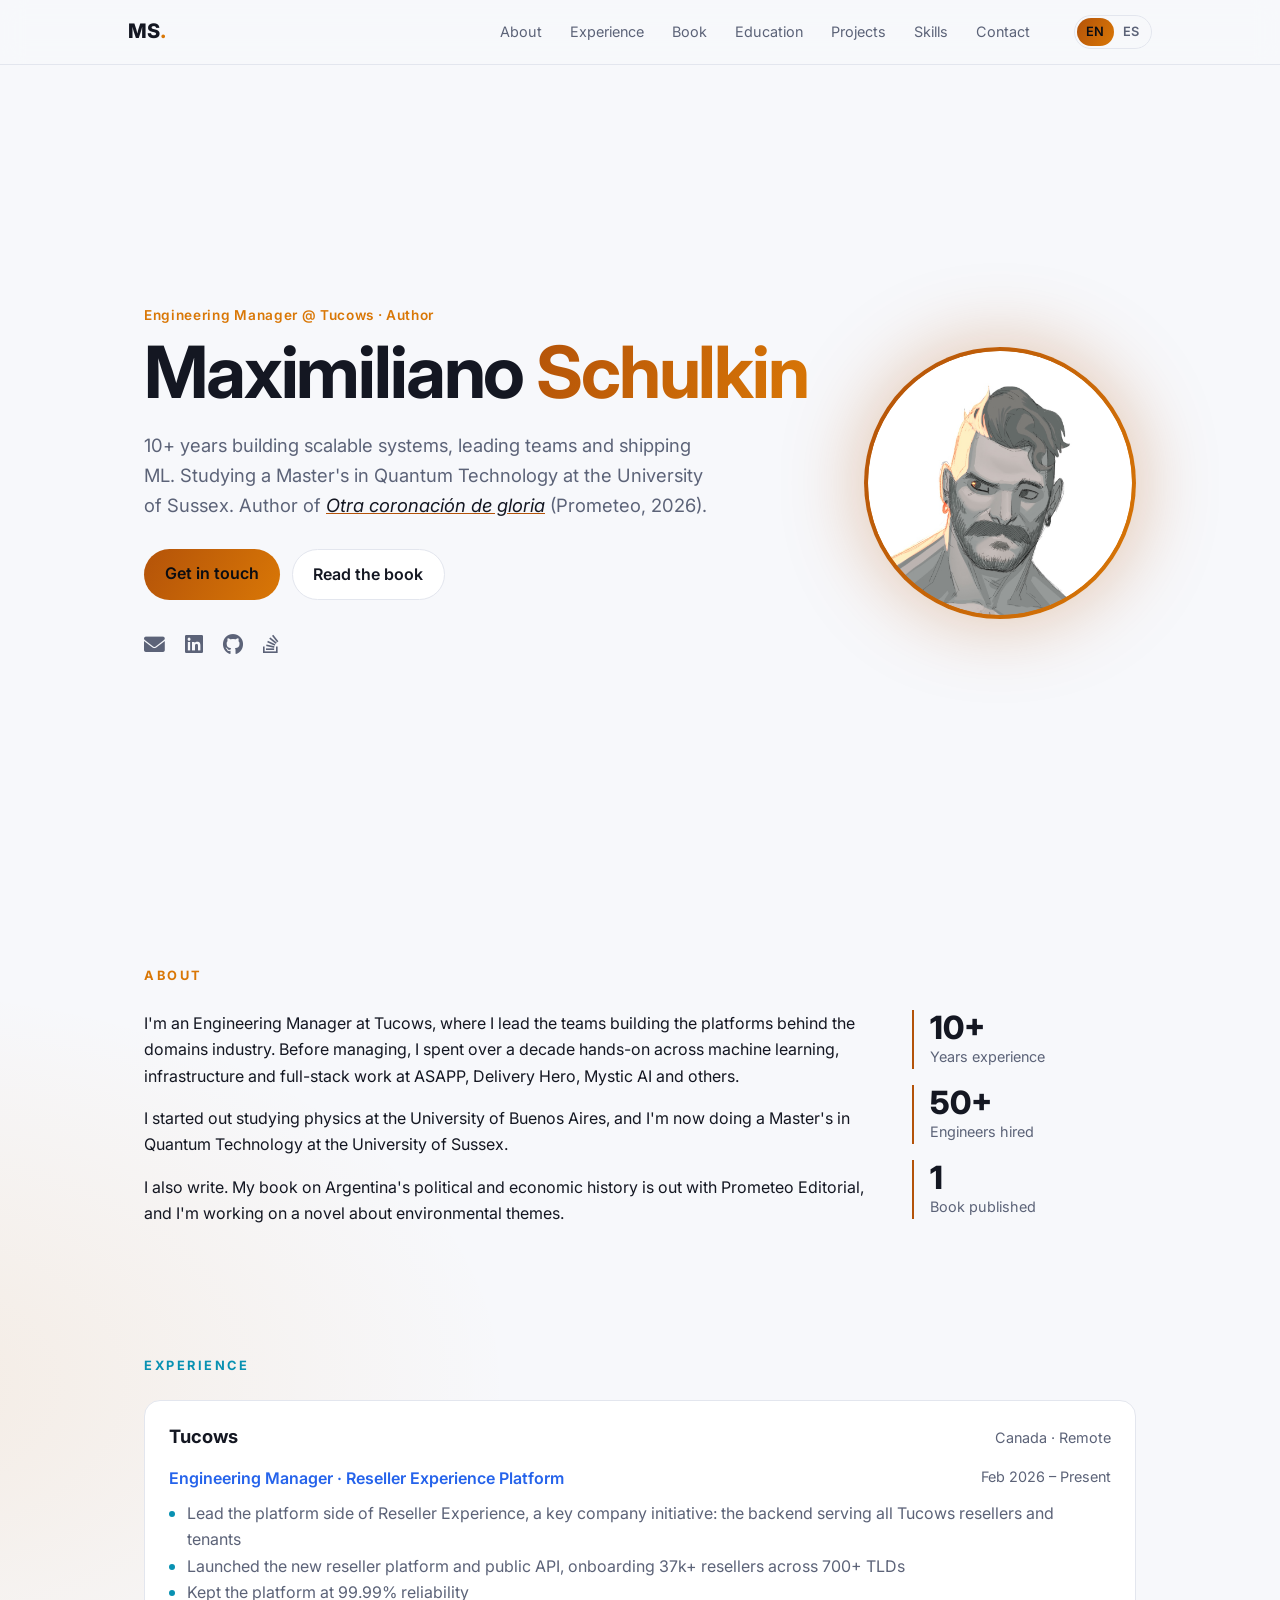
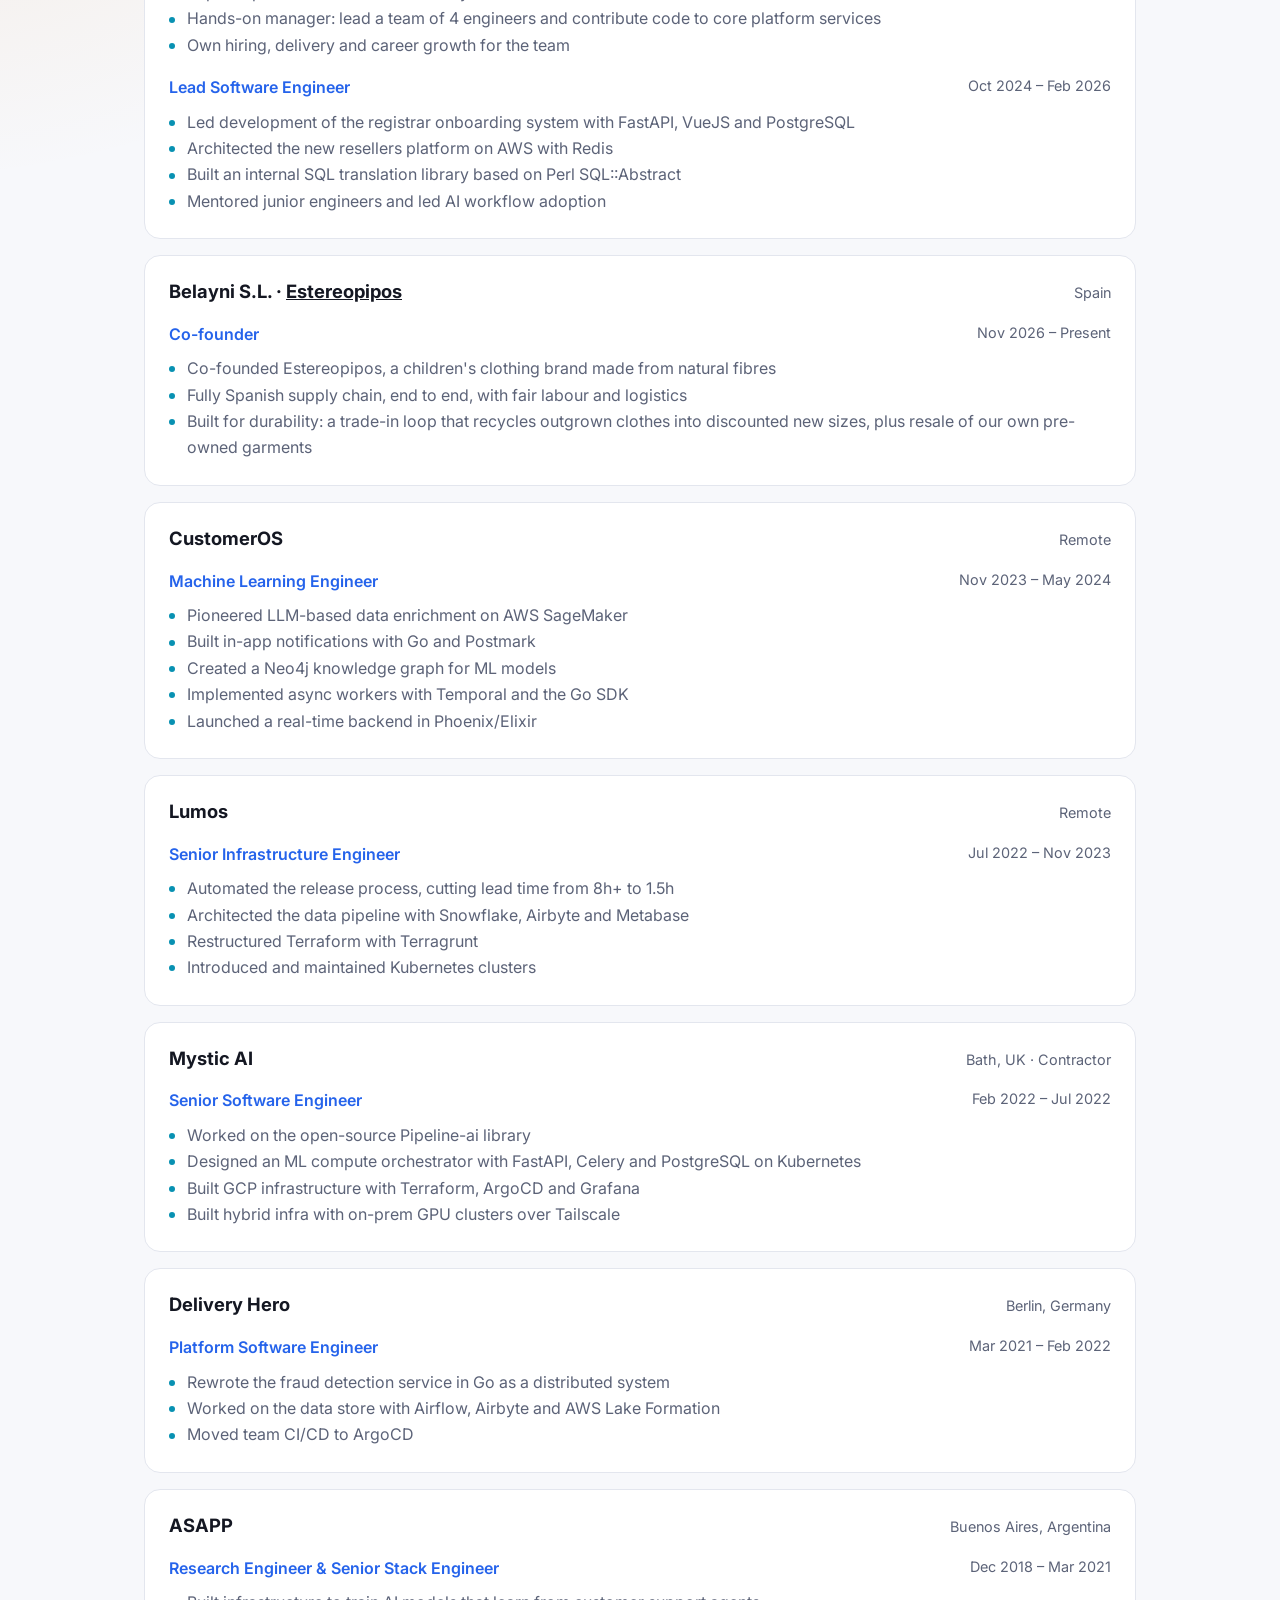
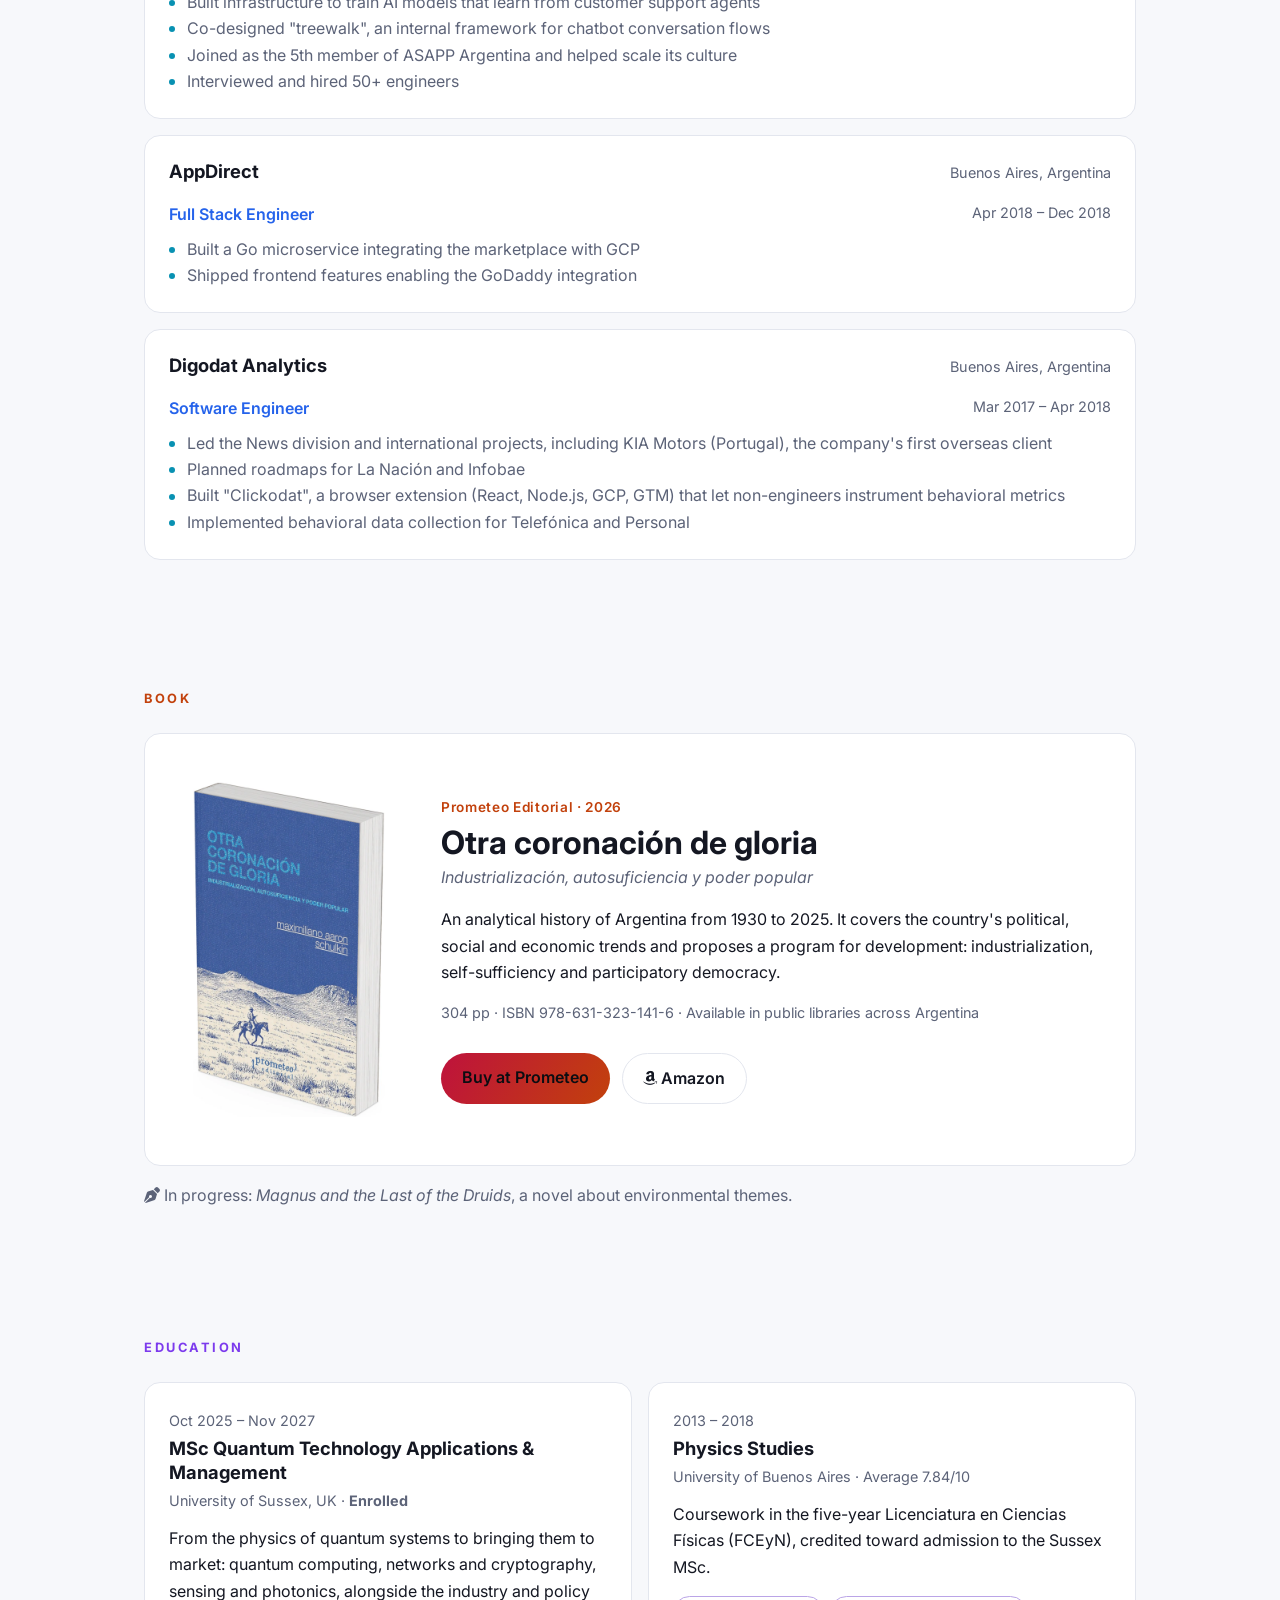
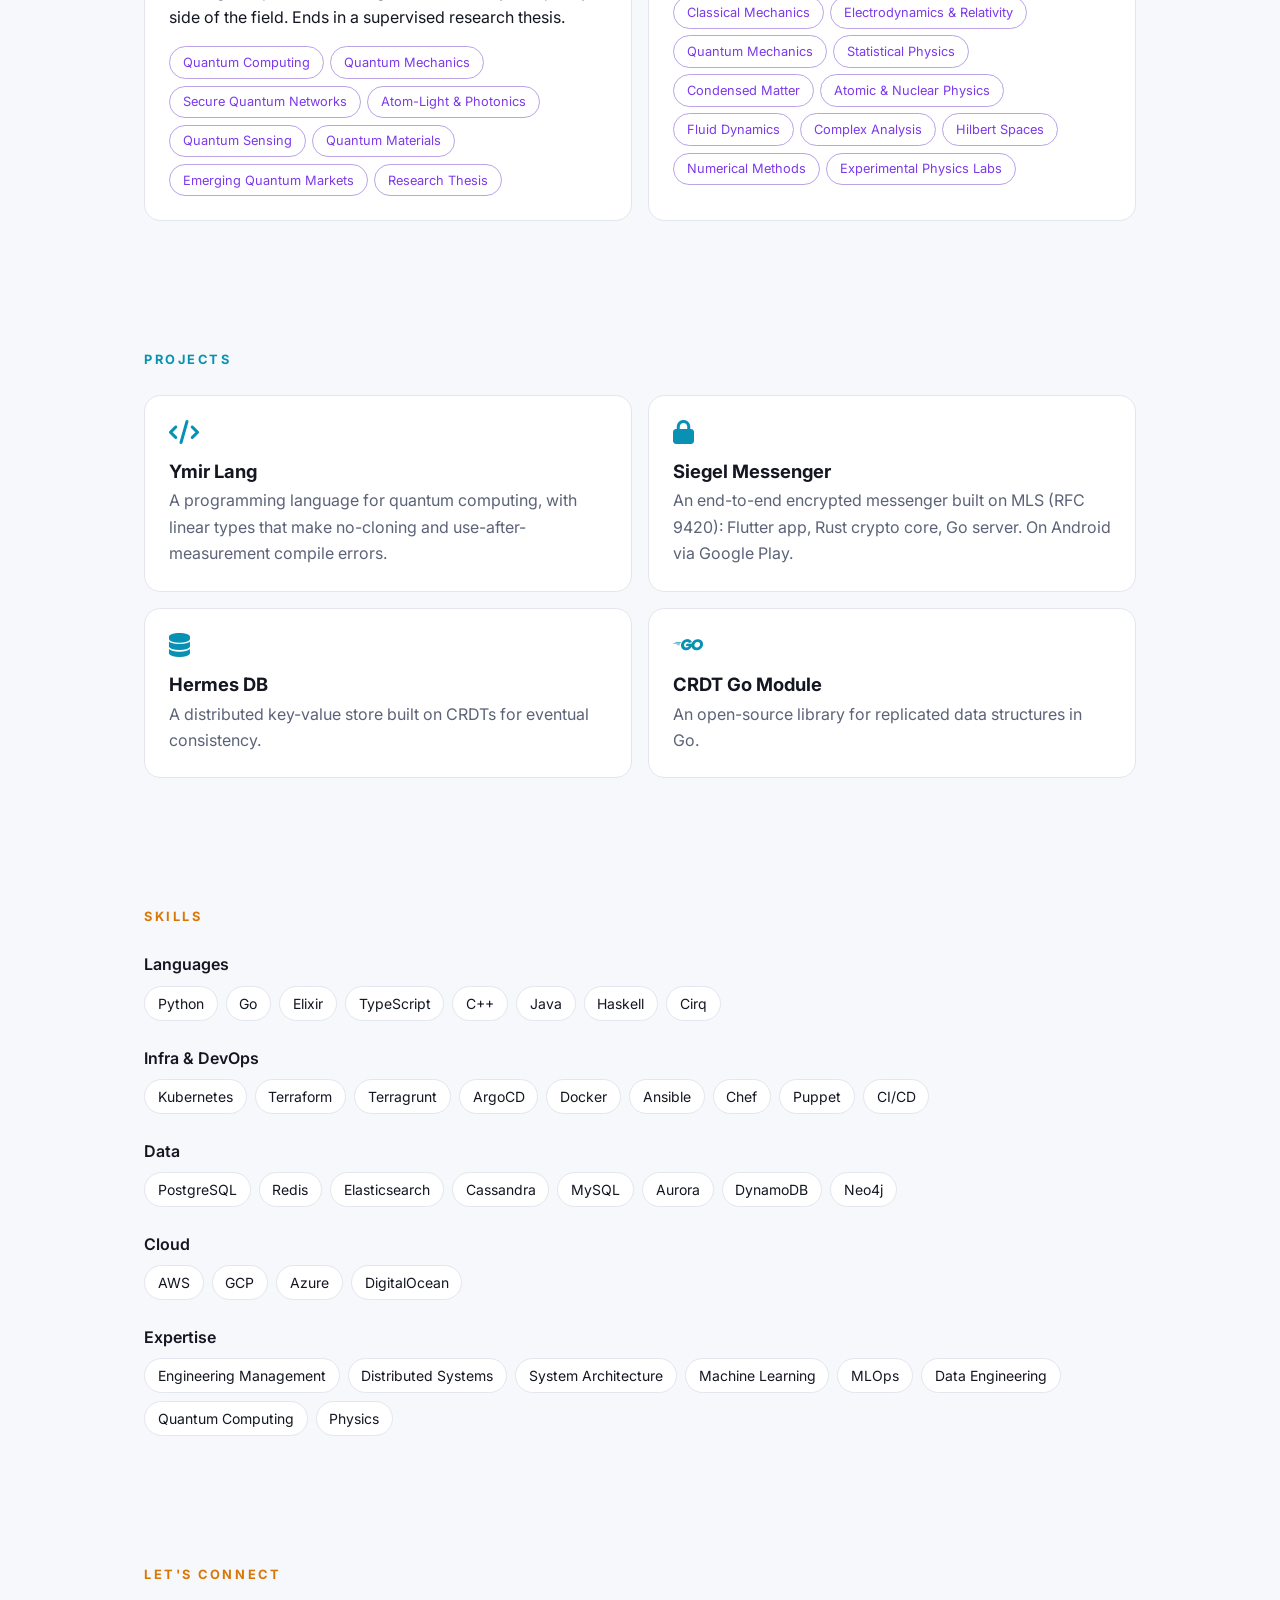
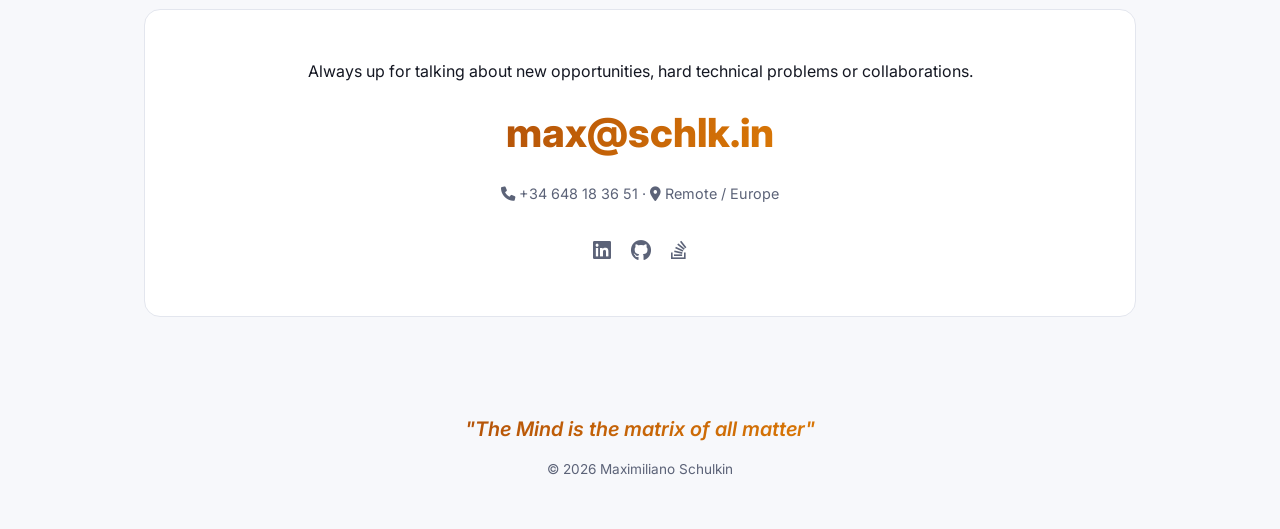
<file: index.html>
<!DOCTYPE html>
<html lang="en">

<head>
    <meta charset="UTF-8">
    <meta name="viewport" content="width=device-width, initial-scale=1.0">
    <title>Maximiliano Schulkin - Engineering Manager</title>
    <meta name="description" content="Maximiliano Schulkin — Engineering Manager at Tucows, author of Otra coronación de gloria.">

    <link rel="icon" type="image/png" sizes="32x32" href="favicon-32x32.png">
    <link rel="icon" type="image/png" sizes="16x16" href="favicon-16x16.png">
    <link rel="apple-touch-icon" sizes="180x180" href="apple-touch-icon.png">
    <meta name="theme-color" content="#0b0d12">

    <link rel="preconnect" href="https://fonts.googleapis.com">
    <link href="https://fonts.googleapis.com/css2?family=Inter:wght@400;500;600;700;800&display=swap" rel="stylesheet">
    <link rel="stylesheet" href="https://cdnjs.cloudflare.com/ajax/libs/font-awesome/6.0.0/css/all.min.css">
    <link rel="stylesheet" href="styles.css">
    <link rel="alternate" hreflang="es" href="https://schlk.in/es/">
</head>

<body>
    <nav class="nav">
        <a href="#top" class="logo">MS<span>.</span></a>
        <ul>
            <li><a href="#about">About</a></li>
            <li><a href="#experience">Experience</a></li>
            <li><a href="#book">Book</a></li>
            <li><a href="#education">Education</a></li>
            <li><a href="#projects">Projects</a></li>
            <li><a href="#skills">Skills</a></li>
            <li><a href="#contact">Contact</a></li>
        </ul>
        <div class="lang"><a aria-current="page">EN</a><a href="es/" hreflang="es" lang="es">ES</a></div>
    </nav>

    <header id="top" class="hero">
        <div class="hero-text">
            <p class="eyebrow">Engineering Manager @ Tucows · Author</p>
            <h1>Maximiliano <span class="grad">Schulkin</span></h1>
            <p class="lead">
                10+ years building scalable systems, leading teams and shipping ML. Studying a Master's in
                Quantum Technology at the University of Sussex. Author of
                <a href="#book"><em>Otra coronación de gloria</em></a> (Prometeo, 2026).
            </p>
            <div class="actions">
                <a href="#contact" class="btn primary">Get in touch</a>
                <a href="#book" class="btn">Read the book</a>
            </div>
            <div class="socials">
                <a href="mailto:max@schlk.in" aria-label="Email"><i class="fas fa-envelope"></i></a>
                <a href="https://linkedin.com/in/max-schulkin" target="_blank" rel="noopener" aria-label="LinkedIn"><i class="fab fa-linkedin"></i></a>
                <a href="https://github.com/bjornaer" target="_blank" rel="noopener" aria-label="GitHub"><i class="fab fa-github"></i></a>
                <a href="https://stackoverflow.com/users/14751969/bjornaer" target="_blank" rel="noopener" aria-label="Stack Overflow"><i class="fab fa-stack-overflow"></i></a>
            </div>
        </div>
        <img src="avatar.png" alt="Maximiliano Schulkin" class="avatar">
    </header>

    <main>
        <section id="about">
            <h2>About</h2>
            <div class="about">
                <div>
                    <p>I'm an Engineering Manager at Tucows, where I lead the teams building the platforms
                        behind the domains industry. Before managing, I spent over a decade hands-on across machine
                        learning, infrastructure and full-stack work at ASAPP, Delivery Hero, Mystic AI and others.</p>
                    <p>I started out studying physics at the University of Buenos Aires, and I'm now doing a
                        Master's in Quantum Technology at the University of Sussex.</p>
                    <p>I also write. My book on Argentina's political and economic history is out with Prometeo
                        Editorial, and I'm working on a novel about environmental themes.</p>
                </div>
                <dl class="stats">
                    <div><dt>10+</dt><dd>Years experience</dd></div>
                    <div><dt>50+</dt><dd>Engineers hired</dd></div>
                    <div><dt>1</dt><dd>Book published</dd></div>
                </dl>
            </div>
        </section>

        <section id="experience">
            <h2>Experience</h2>
            <ol class="timeline">
                <li class="card">
                    <header><h3>Tucows</h3><span>Canada · Remote</span></header>
                    <div class="role">
                        <h4>Engineering Manager · Reseller Experience Platform</h4><time>Feb 2026 – Present</time>
                    </div>
                    <ul>
                        <li>Lead the platform side of Reseller Experience, a key company initiative: the backend serving all Tucows resellers and tenants</li>
                        <li>Launched the new reseller platform and public API, onboarding 37k+ resellers across 700+ TLDs</li>
                        <li>Kept the platform at 99.99% reliability</li>
                        <li>Hands-on manager: lead a team of 4 engineers and contribute code to core platform services</li>
                        <li>Own hiring, delivery and career growth for the team</li>
                    </ul>
                    <div class="role">
                        <h4>Lead Software Engineer</h4><time>Oct 2024 – Feb 2026</time>
                    </div>
                    <ul>
                        <li>Led development of the registrar onboarding system with FastAPI, VueJS and PostgreSQL</li>
                        <li>Architected the new resellers platform on AWS with Redis</li>
                        <li>Built an internal SQL translation library based on Perl SQL::Abstract</li>
                        <li>Mentored junior engineers and led AI workflow adoption</li>
                    </ul>
                </li>

                <li class="card">
                    <header><h3>Belayni S.L. · <a href="https://estereopipos.com" target="_blank" rel="noopener">Estereopipos</a></h3><span>Spain</span></header>
                    <div class="role"><h4>Co-founder</h4><time>Nov 2026 – Present</time></div>
                    <ul>
                        <li>Co-founded Estereopipos, a children's clothing brand made from natural fibres</li>
                        <li>Fully Spanish supply chain, end to end, with fair labour and logistics</li>
                        <li>Built for durability: a trade-in loop that recycles outgrown clothes into discounted new sizes, plus resale of our own pre-owned garments</li>
                    </ul>
                </li>

                <li class="card">
                    <header><h3>CustomerOS</h3><span>Remote</span></header>
                    <div class="role"><h4>Machine Learning Engineer</h4><time>Nov 2023 – May 2024</time></div>
                    <ul>
                        <li>Pioneered LLM-based data enrichment on AWS SageMaker</li>
                        <li>Built in-app notifications with Go and Postmark</li>
                        <li>Created a Neo4j knowledge graph for ML models</li>
                        <li>Implemented async workers with Temporal and the Go SDK</li>
                        <li>Launched a real-time backend in Phoenix/Elixir</li>
                    </ul>
                </li>

                <li class="card">
                    <header><h3>Lumos</h3><span>Remote</span></header>
                    <div class="role"><h4>Senior Infrastructure Engineer</h4><time>Jul 2022 – Nov 2023</time></div>
                    <ul>
                        <li>Automated the release process, cutting lead time from 8h+ to 1.5h</li>
                        <li>Architected the data pipeline with Snowflake, Airbyte and Metabase</li>
                        <li>Restructured Terraform with Terragrunt</li>
                        <li>Introduced and maintained Kubernetes clusters</li>
                    </ul>
                </li>

                <li class="card">
                    <header><h3>Mystic AI</h3><span>Bath, UK · Contractor</span></header>
                    <div class="role"><h4>Senior Software Engineer</h4><time>Feb 2022 – Jul 2022</time></div>
                    <ul>
                        <li>Worked on the open-source Pipeline-ai library</li>
                        <li>Designed an ML compute orchestrator with FastAPI, Celery and PostgreSQL on Kubernetes</li>
                        <li>Built GCP infrastructure with Terraform, ArgoCD and Grafana</li>
                        <li>Built hybrid infra with on-prem GPU clusters over Tailscale</li>
                    </ul>
                </li>

                <li class="card">
                    <header><h3>Delivery Hero</h3><span>Berlin, Germany</span></header>
                    <div class="role"><h4>Platform Software Engineer</h4><time>Mar 2021 – Feb 2022</time></div>
                    <ul>
                        <li>Rewrote the fraud detection service in Go as a distributed system</li>
                        <li>Worked on the data store with Airflow, Airbyte and AWS Lake Formation</li>
                        <li>Moved team CI/CD to ArgoCD</li>
                    </ul>
                </li>

                <li class="card">
                    <header><h3>ASAPP</h3><span>Buenos Aires, Argentina</span></header>
                    <div class="role"><h4>Research Engineer &amp; Senior Stack Engineer</h4><time>Dec 2018 – Mar 2021</time></div>
                    <ul>
                        <li>Built infrastructure to train AI models that learn from customer support agents</li>
                        <li>Co-designed "treewalk", an internal framework for chatbot conversation flows</li>
                        <li>Joined as the 5th member of ASAPP Argentina and helped scale its culture</li>
                        <li>Interviewed and hired 50+ engineers</li>
                    </ul>
                </li>

                <li class="card">
                    <header><h3>AppDirect</h3><span>Buenos Aires, Argentina</span></header>
                    <div class="role"><h4>Full Stack Engineer</h4><time>Apr 2018 – Dec 2018</time></div>
                    <ul>
                        <li>Built a Go microservice integrating the marketplace with GCP</li>
                        <li>Shipped frontend features enabling the GoDaddy integration</li>
                    </ul>
                </li>

                <li class="card">
                    <header><h3>Digodat Analytics</h3><span>Buenos Aires, Argentina</span></header>
                    <div class="role"><h4>Software Engineer</h4><time>Mar 2017 – Apr 2018</time></div>
                    <ul>
                        <li>Led the News division and international projects, including KIA Motors (Portugal), the company's first overseas client</li>
                        <li>Planned roadmaps for La Nación and Infobae</li>
                        <li>Built "Clickodat", a browser extension (React, Node.js, GCP, GTM) that let non-engineers instrument behavioral metrics</li>
                        <li>Implemented behavioral data collection for Telefónica and Personal</li>
                    </ul>
                </li>
            </ol>
        </section>

        <section id="book">
            <h2>Book</h2>
            <article class="book card">
                <img src="cover.webp" alt="Cover of Otra coronación de gloria" width="480" height="838">
                <div>
                    <p class="eyebrow">Prometeo Editorial · 2026</p>
                    <h3>Otra coronación de gloria</h3>
                    <p class="subtitle">Industrialización, autosuficiencia y poder popular</p>
                    <p>An analytical history of Argentina from 1930 to 2025. It covers the country's political,
                        social and economic trends and proposes a program for development: industrialization,
                        self-sufficiency and participatory democracy.</p>
                    <p class="meta">304 pp · ISBN 978-631-323-141-6 · Available in public libraries across Argentina</p>
                    <div class="actions">
                        <a href="https://prometeoeditorial.com/productos/otra-coronacion-de-gloria-industrializacion-autosuficiencia-y-poder-popular-maximiliano-aaron-schulkin-1yagr/" class="btn primary" target="_blank" rel="noopener">Buy at Prometeo</a>
                        <!-- ponytail: Amazon search by ISBN, swap for the direct product URL -->
                        <a href="https://www.amazon.com/s?k=9786313231416" class="btn" target="_blank" rel="noopener"><i class="fab fa-amazon"></i> Amazon</a>
                    </div>
                </div>
            </article>
            <p class="aside"><i class="fas fa-pen-nib"></i> In progress: <em>Magnus and the Last of the Druids</em>, a novel about environmental themes.</p>
        </section>

        <section id="education">
            <h2>Education</h2>
            <div class="grid two">
                <div class="card">
                    <time>Oct 2025 – Nov 2027</time>
                    <h3>MSc Quantum Technology Applications &amp; Management</h3>
                    <p class="muted">University of Sussex, UK · <strong>Enrolled</strong></p>
                    <p>From the physics of quantum systems to bringing them to market: quantum computing,
                        networks and cryptography, sensing and photonics, alongside the industry and policy side of
                        the field. Ends in a supervised research thesis.</p>
                    <ul class="tags">
                        <li>Quantum Computing</li><li>Quantum Mechanics</li><li>Secure Quantum Networks</li>
                        <li>Atom-Light &amp; Photonics</li><li>Quantum Sensing</li><li>Quantum Materials</li>
                        <li>Emerging Quantum Markets</li><li>Research Thesis</li>
                    </ul>
                </div>
                <div class="card">
                    <time>2013 – 2018</time>
                    <h3>Physics Studies</h3>
                    <p class="muted">University of Buenos Aires · Average 7.84/10</p>
                    <p>Coursework in the five-year Licenciatura en Ciencias Físicas (FCEyN), credited toward
                        admission to the Sussex MSc.</p>
                    <ul class="tags">
                        <li>Classical Mechanics</li><li>Electrodynamics &amp; Relativity</li><li>Quantum Mechanics</li>
                        <li>Statistical Physics</li><li>Condensed Matter</li><li>Atomic &amp; Nuclear Physics</li>
                        <li>Fluid Dynamics</li><li>Complex Analysis</li><li>Hilbert Spaces</li>
                        <li>Numerical Methods</li><li>Experimental Physics Labs</li>
                    </ul>
                </div>
            </div>
        </section>

        <section id="projects">
            <h2>Projects</h2>
            <div class="grid two">
                <a class="card project" href="https://github.com/bjornaer/ymir" target="_blank" rel="noopener">
                    <i class="fas fa-code"></i>
                    <h3>Ymir Lang</h3>
                    <p>A programming language for quantum computing, with linear types that make no-cloning and use-after-measurement compile errors.</p>
                </a>
                <a class="card project" href="https://github.com/bjornaer/siegel-messenger" target="_blank" rel="noopener">
                    <i class="fas fa-lock"></i>
                    <h3>Siegel Messenger</h3>
                    <p>An end-to-end encrypted messenger built on MLS (RFC 9420): Flutter app, Rust crypto core, Go server. On Android via Google Play.</p>
                </a>
                <a class="card project" href="https://github.com/bjornaer/hermes" target="_blank" rel="noopener">
                    <i class="fas fa-database"></i>
                    <h3>Hermes DB</h3>
                    <p>A distributed key-value store built on CRDTs for eventual consistency.</p>
                </a>
                <a class="card project" href="https://github.com/bjornaer/crdt" target="_blank" rel="noopener">
                    <i class="fab fa-golang"></i>
                    <h3>CRDT Go Module</h3>
                    <p>An open-source library for replicated data structures in Go.</p>
                </a>
            </div>
        </section>

        <section id="skills">
            <h2>Skills</h2>
            <dl class="skills">
                <dt>Languages</dt>
                <dd>Python</dd><dd>Go</dd><dd>Elixir</dd><dd>TypeScript</dd><dd>C++</dd><dd>Java</dd><dd>Haskell</dd><dd>Cirq</dd>
                <dt>Infra &amp; DevOps</dt>
                <dd>Kubernetes</dd><dd>Terraform</dd><dd>Terragrunt</dd><dd>ArgoCD</dd><dd>Docker</dd><dd>Ansible</dd><dd>Chef</dd><dd>Puppet</dd><dd>CI/CD</dd>
                <dt>Data</dt>
                <dd>PostgreSQL</dd><dd>Redis</dd><dd>Elasticsearch</dd><dd>Cassandra</dd><dd>MySQL</dd><dd>Aurora</dd><dd>DynamoDB</dd><dd>Neo4j</dd>
                <dt>Cloud</dt>
                <dd>AWS</dd><dd>GCP</dd><dd>Azure</dd><dd>DigitalOcean</dd>
                <dt>Expertise</dt>
                <dd>Engineering Management</dd><dd>Distributed Systems</dd><dd>System Architecture</dd><dd>Machine Learning</dd><dd>MLOps</dd><dd>Data Engineering</dd><dd>Quantum Computing</dd><dd>Physics</dd>
            </dl>
        </section>

        <section id="contact">
            <h2>Let's connect</h2>
            <div class="card contact">
                <p>Always up for talking about new opportunities, hard technical problems or collaborations.</p>
                <a href="mailto:max@schlk.in" class="email">max@schlk.in</a>
                <p class="muted"><i class="fas fa-phone"></i> +34 648 18 36 51 · <i class="fas fa-location-dot"></i> Remote / Europe</p>
                <div class="socials">
                    <a href="https://linkedin.com/in/max-schulkin" target="_blank" rel="noopener" aria-label="LinkedIn"><i class="fab fa-linkedin"></i></a>
                    <a href="https://github.com/bjornaer" target="_blank" rel="noopener" aria-label="GitHub"><i class="fab fa-github"></i></a>
                    <a href="https://stackoverflow.com/users/14751969/bjornaer" target="_blank" rel="noopener" aria-label="Stack Overflow"><i class="fab fa-stack-overflow"></i></a>
                </div>
            </div>
        </section>
    </main>

    <footer><em class="quote grad">"The Mind is the matrix of all matter"</em>© 2026 Maximiliano Schulkin</footer>
</body>

</html>
</file>
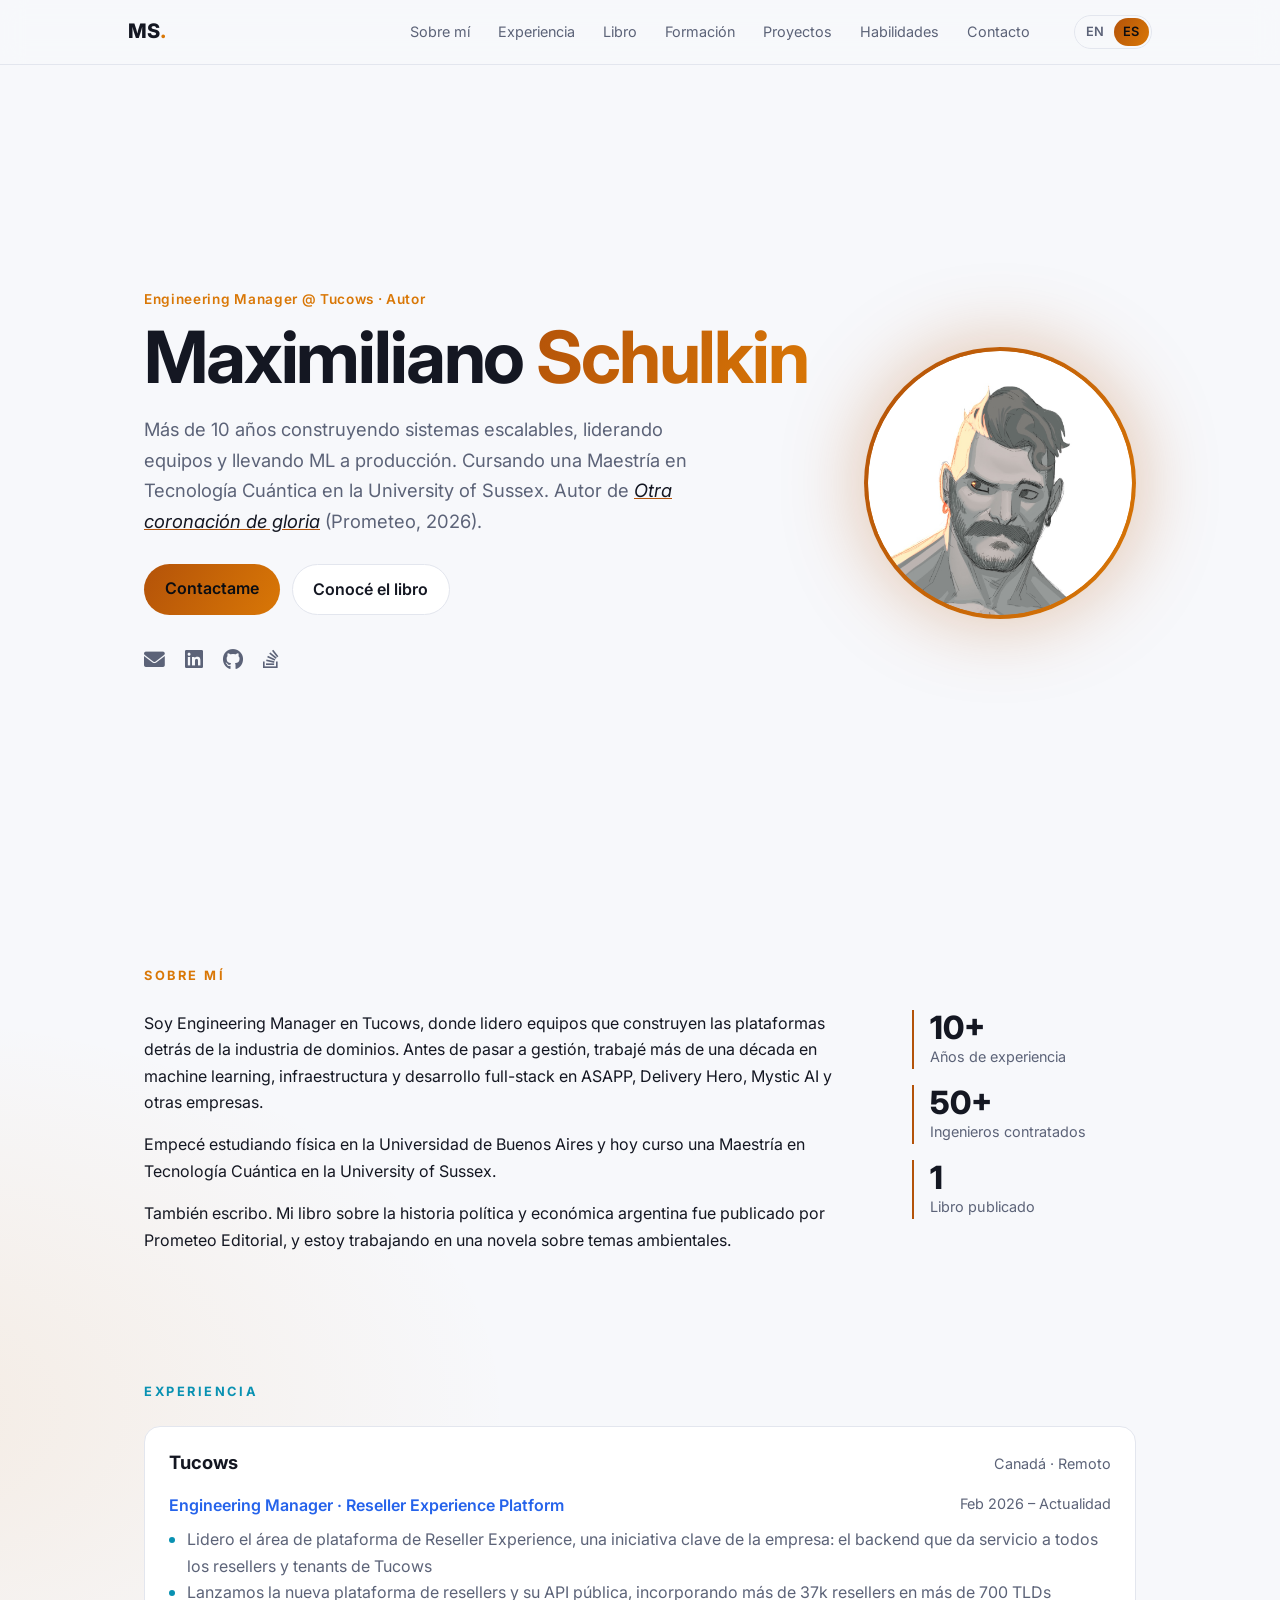
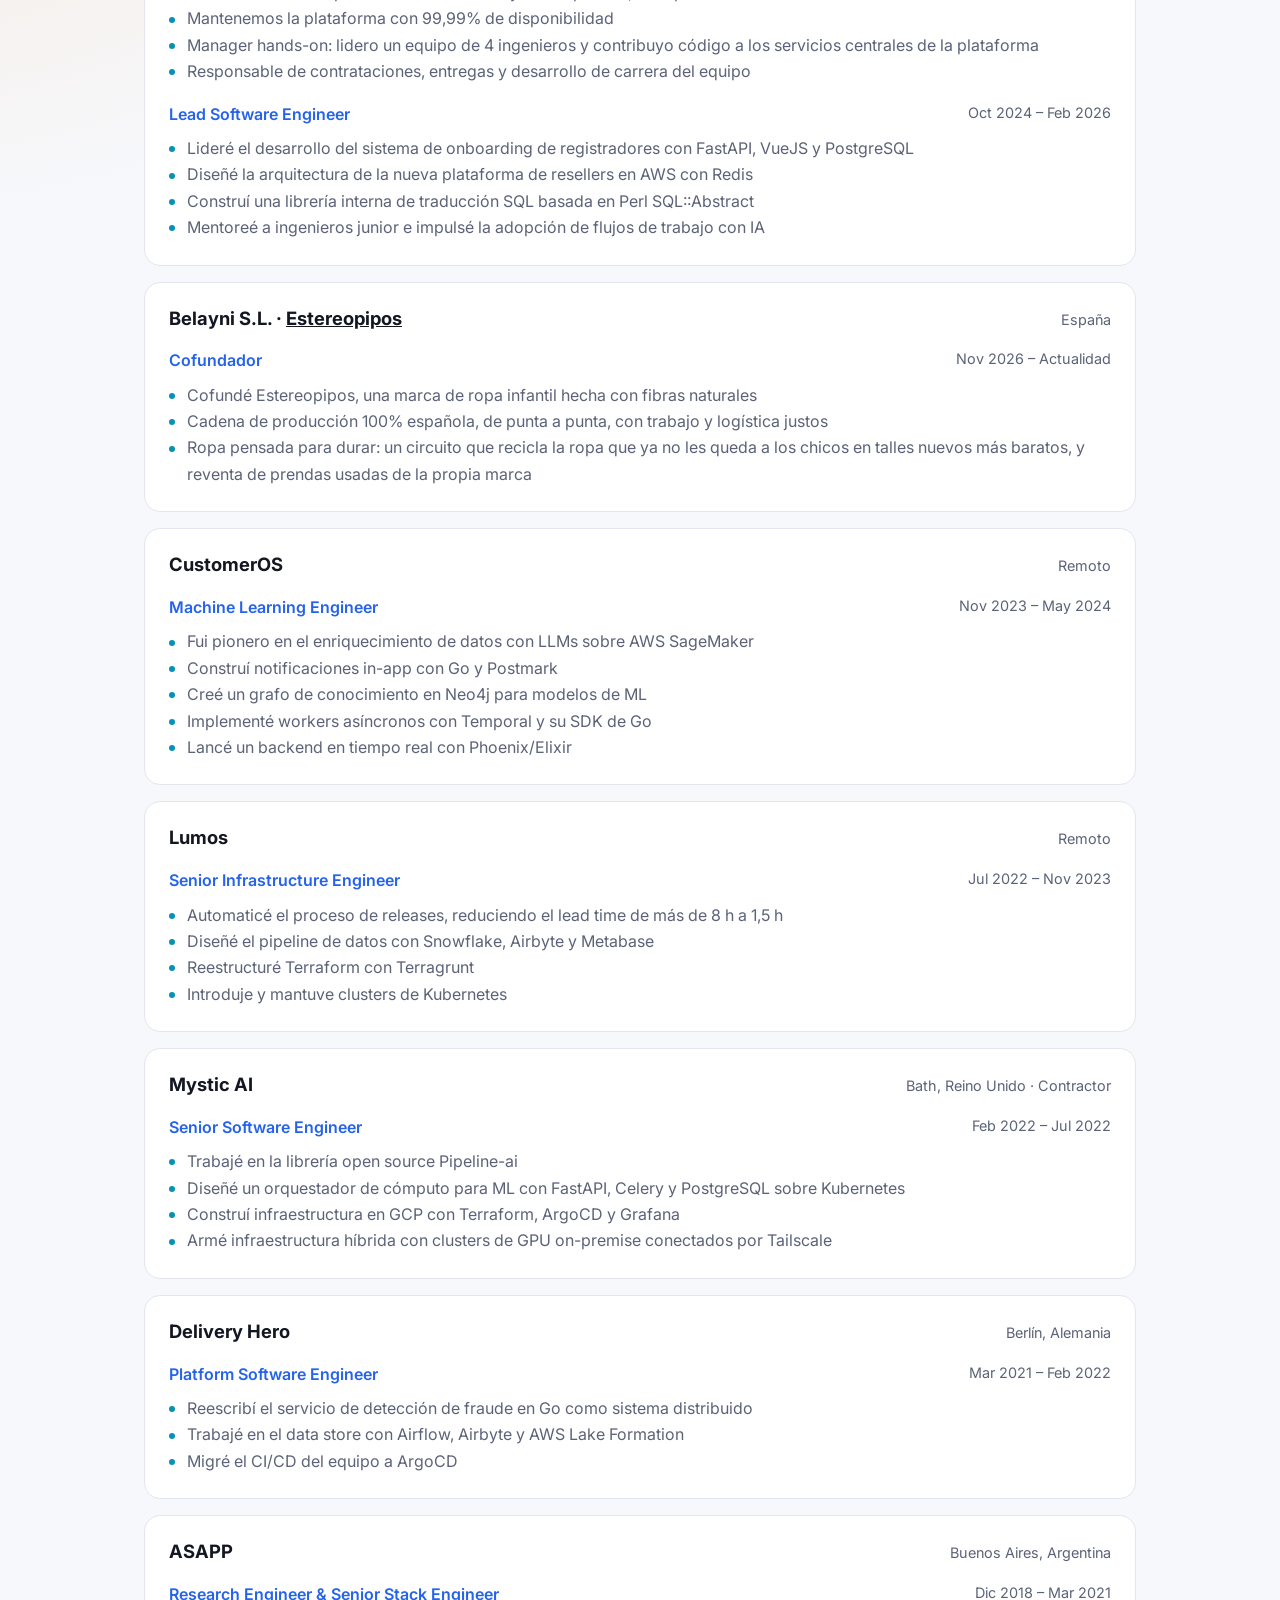
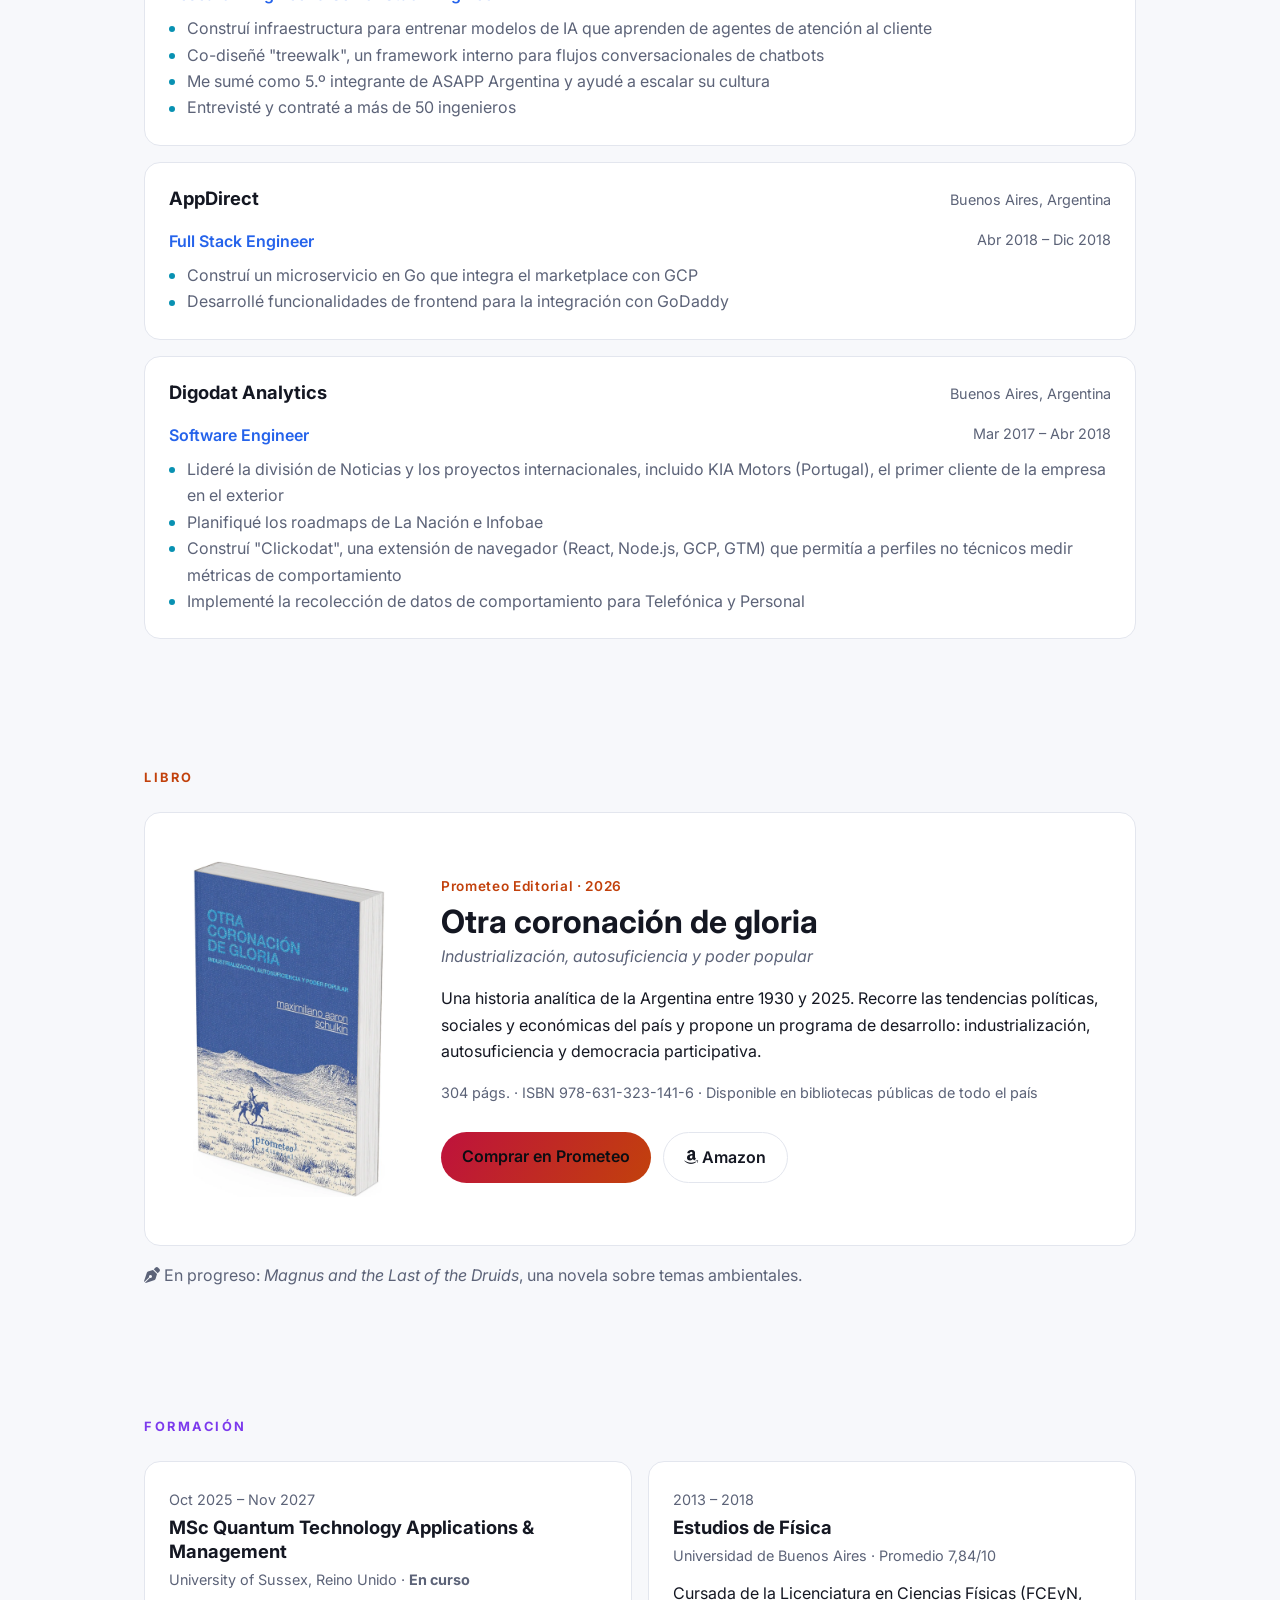
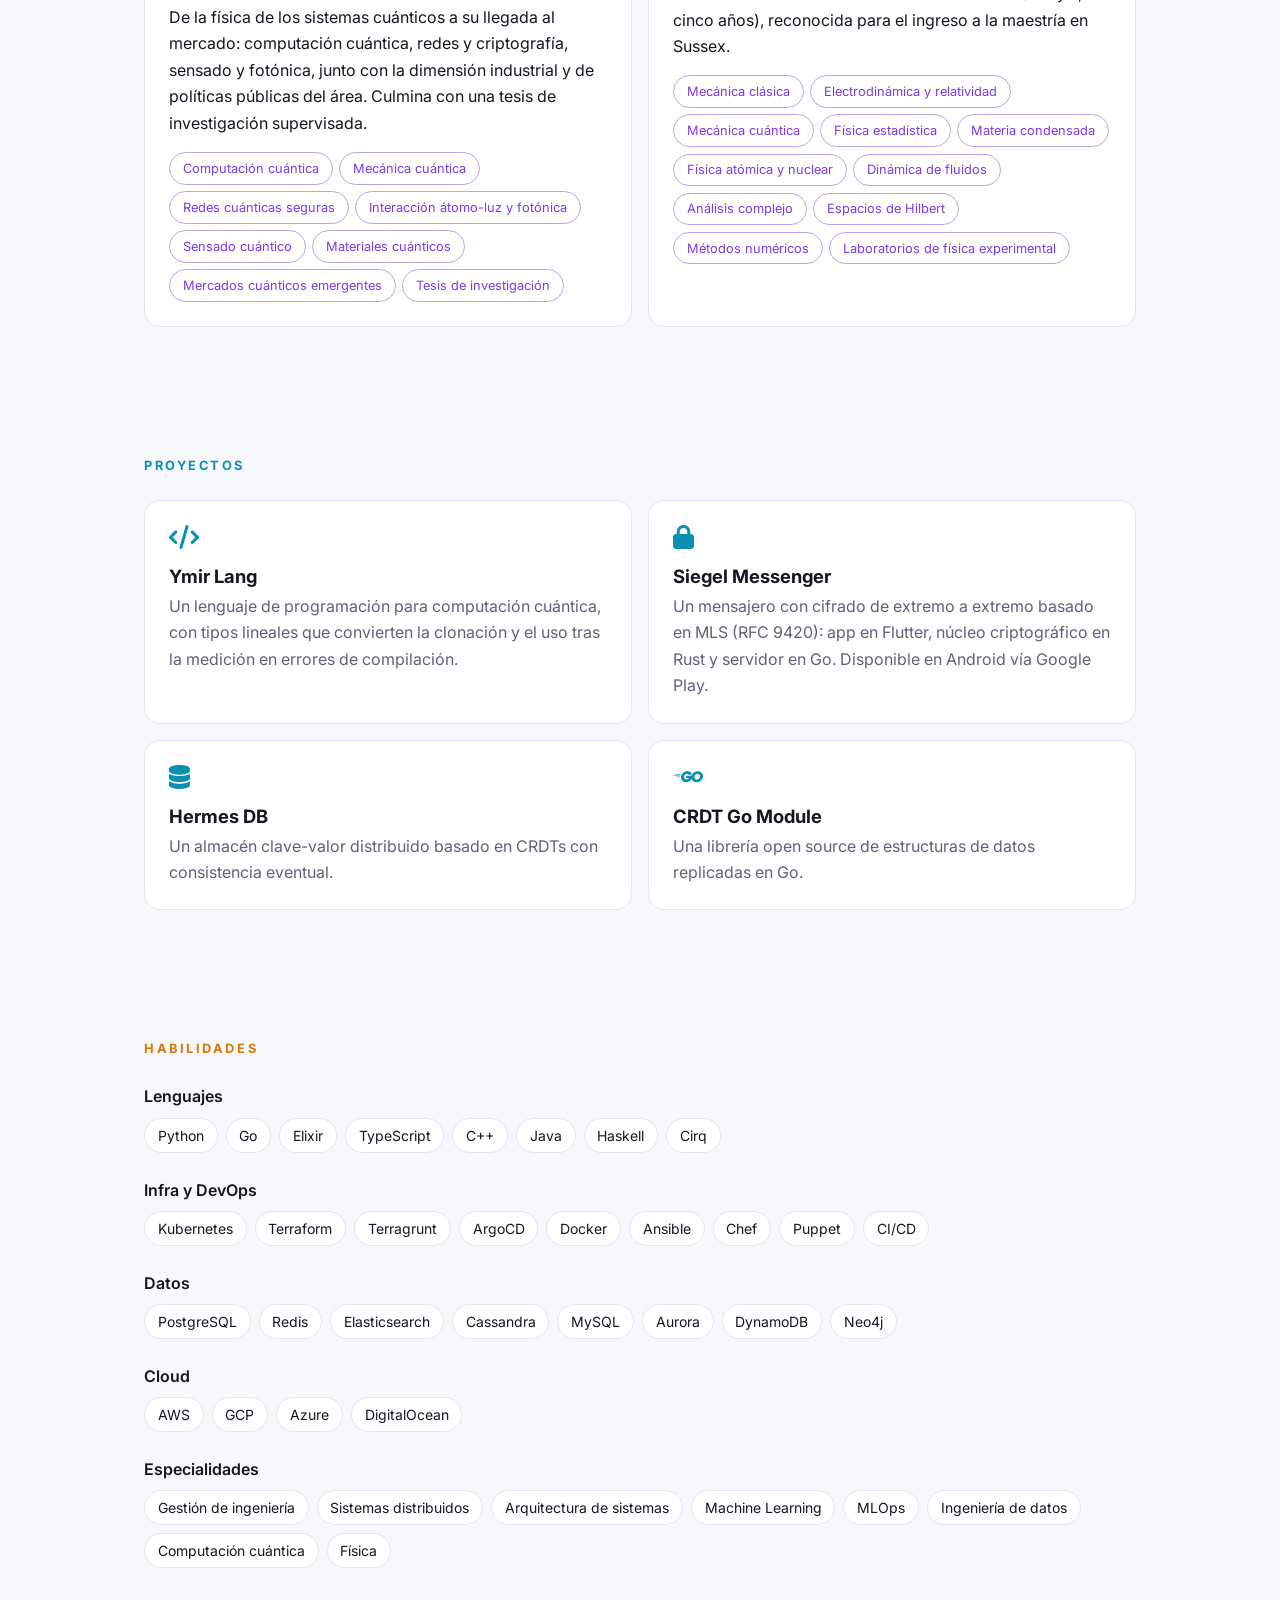
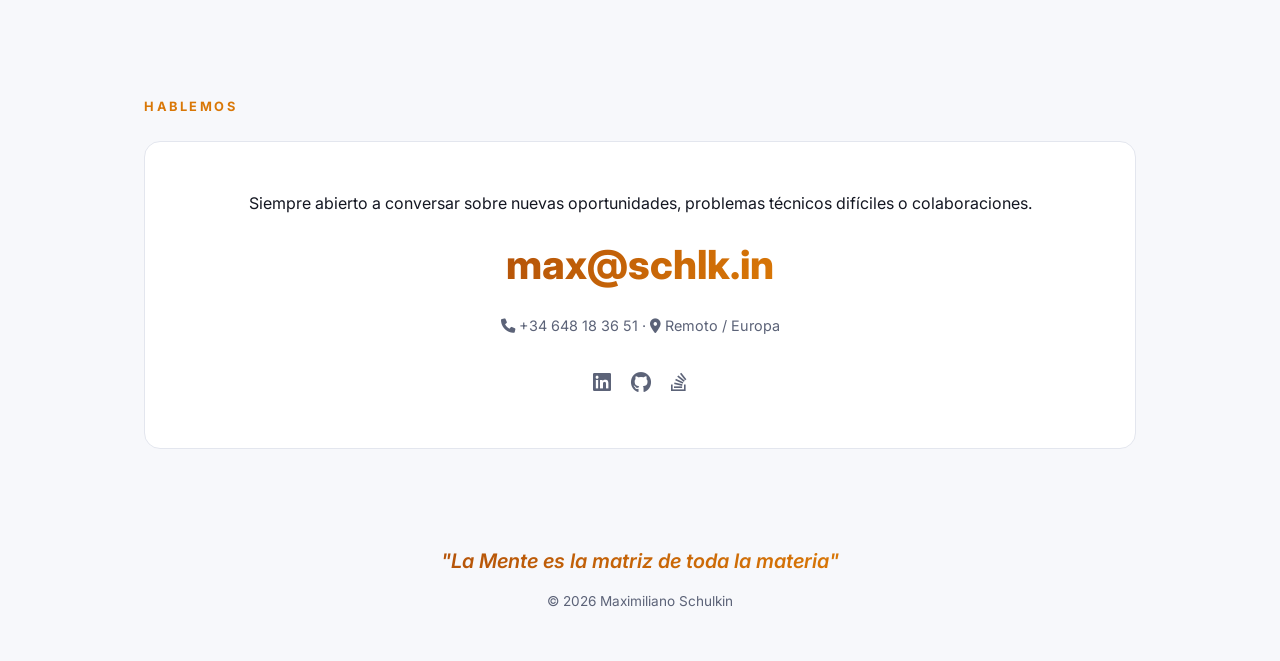
<file: es/index.html>
<!DOCTYPE html>
<!-- ponytail: hand-kept Spanish copy of ../index.html; mirror content edits in both files -->
<html lang="es">

<head>
    <meta charset="UTF-8">
    <meta name="viewport" content="width=device-width, initial-scale=1.0">
    <title>Maximiliano Schulkin - Engineering Manager</title>
    <meta name="description" content="Maximiliano Schulkin — Engineering Manager en Tucows, autor de Otra coronación de gloria.">

    <link rel="icon" type="image/png" sizes="32x32" href="../favicon-32x32.png">
    <link rel="icon" type="image/png" sizes="16x16" href="../favicon-16x16.png">
    <link rel="apple-touch-icon" sizes="180x180" href="../apple-touch-icon.png">
    <meta name="theme-color" content="#0b0d12">

    <link rel="preconnect" href="https://fonts.googleapis.com">
    <link href="https://fonts.googleapis.com/css2?family=Inter:wght@400;500;600;700;800&display=swap" rel="stylesheet">
    <link rel="stylesheet" href="https://cdnjs.cloudflare.com/ajax/libs/font-awesome/6.0.0/css/all.min.css">
    <link rel="stylesheet" href="../styles.css">
    <link rel="alternate" hreflang="en" href="https://schlk.in/">
</head>

<body>
    <nav class="nav">
        <a href="#top" class="logo">MS<span>.</span></a>
        <ul>
            <li><a href="#about">Sobre mí</a></li>
            <li><a href="#experience">Experiencia</a></li>
            <li><a href="#book">Libro</a></li>
            <li><a href="#education">Formación</a></li>
            <li><a href="#projects">Proyectos</a></li>
            <li><a href="#skills">Habilidades</a></li>
            <li><a href="#contact">Contacto</a></li>
        </ul>
        <div class="lang"><a href="../" hreflang="en" lang="en">EN</a><a aria-current="page">ES</a></div>
    </nav>

    <header id="top" class="hero">
        <div class="hero-text">
            <p class="eyebrow">Engineering Manager @ Tucows · Autor</p>
            <h1>Maximiliano <span class="grad">Schulkin</span></h1>
            <p class="lead">
                Más de 10 años construyendo sistemas escalables, liderando equipos y llevando ML a producción.
                Cursando una Maestría en Tecnología Cuántica en la University of Sussex. Autor de
                <a href="#book"><em>Otra coronación de gloria</em></a> (Prometeo, 2026).
            </p>
            <div class="actions">
                <a href="#contact" class="btn primary">Contactame</a>
                <a href="#book" class="btn">Conocé el libro</a>
            </div>
            <div class="socials">
                <a href="mailto:max@schlk.in" aria-label="Email"><i class="fas fa-envelope"></i></a>
                <a href="https://linkedin.com/in/max-schulkin" target="_blank" rel="noopener" aria-label="LinkedIn"><i class="fab fa-linkedin"></i></a>
                <a href="https://github.com/bjornaer" target="_blank" rel="noopener" aria-label="GitHub"><i class="fab fa-github"></i></a>
                <a href="https://stackoverflow.com/users/14751969/bjornaer" target="_blank" rel="noopener" aria-label="Stack Overflow"><i class="fab fa-stack-overflow"></i></a>
            </div>
        </div>
        <img src="../avatar.png" alt="Maximiliano Schulkin" class="avatar">
    </header>

    <main>
        <section id="about">
            <h2>Sobre mí</h2>
            <div class="about">
                <div>
                    <p>Soy Engineering Manager en Tucows, donde lidero equipos que construyen las plataformas
                        detrás de la industria de dominios. Antes de pasar a gestión, trabajé más de una década
                        en machine learning, infraestructura y desarrollo full-stack en ASAPP, Delivery Hero,
                        Mystic AI y otras empresas.</p>
                    <p>Empecé estudiando física en la Universidad de Buenos Aires y hoy curso una Maestría en
                        Tecnología Cuántica en la University of Sussex.</p>
                    <p>También escribo. Mi libro sobre la historia política y económica argentina fue publicado
                        por Prometeo Editorial, y estoy trabajando en una novela sobre temas ambientales.</p>
                </div>
                <dl class="stats">
                    <div><dt>10+</dt><dd>Años de experiencia</dd></div>
                    <div><dt>50+</dt><dd>Ingenieros contratados</dd></div>
                    <div><dt>1</dt><dd>Libro publicado</dd></div>
                </dl>
            </div>
        </section>

        <section id="experience">
            <h2>Experiencia</h2>
            <ol class="timeline">
                <li class="card">
                    <header><h3>Tucows</h3><span>Canadá · Remoto</span></header>
                    <div class="role">
                        <h4>Engineering Manager · Reseller Experience Platform</h4><time>Feb 2026 – Actualidad</time>
                    </div>
                    <ul>
                        <li>Lidero el área de plataforma de Reseller Experience, una iniciativa clave de la empresa: el backend que da servicio a todos los resellers y tenants de Tucows</li>
                        <li>Lanzamos la nueva plataforma de resellers y su API pública, incorporando más de 37k resellers en más de 700 TLDs</li>
                        <li>Mantenemos la plataforma con 99,99% de disponibilidad</li>
                        <li>Manager hands-on: lidero un equipo de 4 ingenieros y contribuyo código a los servicios centrales de la plataforma</li>
                        <li>Responsable de contrataciones, entregas y desarrollo de carrera del equipo</li>
                    </ul>
                    <div class="role">
                        <h4>Lead Software Engineer</h4><time>Oct 2024 – Feb 2026</time>
                    </div>
                    <ul>
                        <li>Lideré el desarrollo del sistema de onboarding de registradores con FastAPI, VueJS y PostgreSQL</li>
                        <li>Diseñé la arquitectura de la nueva plataforma de resellers en AWS con Redis</li>
                        <li>Construí una librería interna de traducción SQL basada en Perl SQL::Abstract</li>
                        <li>Mentoreé a ingenieros junior e impulsé la adopción de flujos de trabajo con IA</li>
                    </ul>
                </li>

                <li class="card">
                    <header><h3>Belayni S.L. · <a href="https://estereopipos.com" target="_blank" rel="noopener">Estereopipos</a></h3><span>España</span></header>
                    <div class="role"><h4>Cofundador</h4><time>Nov 2026 – Actualidad</time></div>
                    <ul>
                        <li>Cofundé Estereopipos, una marca de ropa infantil hecha con fibras naturales</li>
                        <li>Cadena de producción 100% española, de punta a punta, con trabajo y logística justos</li>
                        <li>Ropa pensada para durar: un circuito que recicla la ropa que ya no les queda a los chicos en talles nuevos más baratos, y reventa de prendas usadas de la propia marca</li>
                    </ul>
                </li>

                <li class="card">
                    <header><h3>CustomerOS</h3><span>Remoto</span></header>
                    <div class="role"><h4>Machine Learning Engineer</h4><time>Nov 2023 – May 2024</time></div>
                    <ul>
                        <li>Fui pionero en el enriquecimiento de datos con LLMs sobre AWS SageMaker</li>
                        <li>Construí notificaciones in-app con Go y Postmark</li>
                        <li>Creé un grafo de conocimiento en Neo4j para modelos de ML</li>
                        <li>Implementé workers asíncronos con Temporal y su SDK de Go</li>
                        <li>Lancé un backend en tiempo real con Phoenix/Elixir</li>
                    </ul>
                </li>

                <li class="card">
                    <header><h3>Lumos</h3><span>Remoto</span></header>
                    <div class="role"><h4>Senior Infrastructure Engineer</h4><time>Jul 2022 – Nov 2023</time></div>
                    <ul>
                        <li>Automaticé el proceso de releases, reduciendo el lead time de más de 8 h a 1,5 h</li>
                        <li>Diseñé el pipeline de datos con Snowflake, Airbyte y Metabase</li>
                        <li>Reestructuré Terraform con Terragrunt</li>
                        <li>Introduje y mantuve clusters de Kubernetes</li>
                    </ul>
                </li>

                <li class="card">
                    <header><h3>Mystic AI</h3><span>Bath, Reino Unido · Contractor</span></header>
                    <div class="role"><h4>Senior Software Engineer</h4><time>Feb 2022 – Jul 2022</time></div>
                    <ul>
                        <li>Trabajé en la librería open source Pipeline-ai</li>
                        <li>Diseñé un orquestador de cómputo para ML con FastAPI, Celery y PostgreSQL sobre Kubernetes</li>
                        <li>Construí infraestructura en GCP con Terraform, ArgoCD y Grafana</li>
                        <li>Armé infraestructura híbrida con clusters de GPU on-premise conectados por Tailscale</li>
                    </ul>
                </li>

                <li class="card">
                    <header><h3>Delivery Hero</h3><span>Berlín, Alemania</span></header>
                    <div class="role"><h4>Platform Software Engineer</h4><time>Mar 2021 – Feb 2022</time></div>
                    <ul>
                        <li>Reescribí el servicio de detección de fraude en Go como sistema distribuido</li>
                        <li>Trabajé en el data store con Airflow, Airbyte y AWS Lake Formation</li>
                        <li>Migré el CI/CD del equipo a ArgoCD</li>
                    </ul>
                </li>

                <li class="card">
                    <header><h3>ASAPP</h3><span>Buenos Aires, Argentina</span></header>
                    <div class="role"><h4>Research Engineer &amp; Senior Stack Engineer</h4><time>Dic 2018 – Mar 2021</time></div>
                    <ul>
                        <li>Construí infraestructura para entrenar modelos de IA que aprenden de agentes de atención al cliente</li>
                        <li>Co-diseñé "treewalk", un framework interno para flujos conversacionales de chatbots</li>
                        <li>Me sumé como 5.º integrante de ASAPP Argentina y ayudé a escalar su cultura</li>
                        <li>Entrevisté y contraté a más de 50 ingenieros</li>
                    </ul>
                </li>

                <li class="card">
                    <header><h3>AppDirect</h3><span>Buenos Aires, Argentina</span></header>
                    <div class="role"><h4>Full Stack Engineer</h4><time>Abr 2018 – Dic 2018</time></div>
                    <ul>
                        <li>Construí un microservicio en Go que integra el marketplace con GCP</li>
                        <li>Desarrollé funcionalidades de frontend para la integración con GoDaddy</li>
                    </ul>
                </li>

                <li class="card">
                    <header><h3>Digodat Analytics</h3><span>Buenos Aires, Argentina</span></header>
                    <div class="role"><h4>Software Engineer</h4><time>Mar 2017 – Abr 2018</time></div>
                    <ul>
                        <li>Lideré la división de Noticias y los proyectos internacionales, incluido KIA Motors (Portugal), el primer cliente de la empresa en el exterior</li>
                        <li>Planifiqué los roadmaps de La Nación e Infobae</li>
                        <li>Construí "Clickodat", una extensión de navegador (React, Node.js, GCP, GTM) que permitía a perfiles no técnicos medir métricas de comportamiento</li>
                        <li>Implementé la recolección de datos de comportamiento para Telefónica y Personal</li>
                    </ul>
                </li>
            </ol>
        </section>

        <section id="book">
            <h2>Libro</h2>
            <article class="book card">
                <img src="../cover.webp" alt="Tapa de Otra coronación de gloria" width="480" height="838">
                <div>
                    <p class="eyebrow">Prometeo Editorial · 2026</p>
                    <h3>Otra coronación de gloria</h3>
                    <p class="subtitle">Industrialización, autosuficiencia y poder popular</p>
                    <p>Una historia analítica de la Argentina entre 1930 y 2025. Recorre las tendencias
                        políticas, sociales y económicas del país y propone un programa de desarrollo:
                        industrialización, autosuficiencia y democracia participativa.</p>
                    <p class="meta">304 págs. · ISBN 978-631-323-141-6 · Disponible en bibliotecas públicas de todo el país</p>
                    <div class="actions">
                        <a href="https://prometeoeditorial.com/productos/otra-coronacion-de-gloria-industrializacion-autosuficiencia-y-poder-popular-maximiliano-aaron-schulkin-1yagr/" class="btn primary" target="_blank" rel="noopener">Comprar en Prometeo</a>
                        <a href="https://www.amazon.com/s?k=9786313231416" class="btn" target="_blank" rel="noopener"><i class="fab fa-amazon"></i> Amazon</a>
                    </div>
                </div>
            </article>
            <p class="aside"><i class="fas fa-pen-nib"></i> En progreso: <em>Magnus and the Last of the Druids</em>, una novela sobre temas ambientales.</p>
        </section>

        <section id="education">
            <h2>Formación</h2>
            <div class="grid two">
                <div class="card">
                    <time>Oct 2025 – Nov 2027</time>
                    <h3>MSc Quantum Technology Applications &amp; Management</h3>
                    <p class="muted">University of Sussex, Reino Unido · <strong>En curso</strong></p>
                    <p>De la física de los sistemas cuánticos a su llegada al mercado: computación cuántica,
                        redes y criptografía, sensado y fotónica, junto con la dimensión industrial y de políticas
                        públicas del área. Culmina con una tesis de investigación supervisada.</p>
                    <ul class="tags">
                        <li>Computación cuántica</li><li>Mecánica cuántica</li><li>Redes cuánticas seguras</li>
                        <li>Interacción átomo-luz y fotónica</li><li>Sensado cuántico</li><li>Materiales cuánticos</li>
                        <li>Mercados cuánticos emergentes</li><li>Tesis de investigación</li>
                    </ul>
                </div>
                <div class="card">
                    <time>2013 – 2018</time>
                    <h3>Estudios de Física</h3>
                    <p class="muted">Universidad de Buenos Aires · Promedio 7,84/10</p>
                    <p>Cursada de la Licenciatura en Ciencias Físicas (FCEyN, cinco años), reconocida para el
                        ingreso a la maestría en Sussex.</p>
                    <ul class="tags">
                        <li>Mecánica clásica</li><li>Electrodinámica y relatividad</li><li>Mecánica cuántica</li>
                        <li>Física estadística</li><li>Materia condensada</li><li>Física atómica y nuclear</li>
                        <li>Dinámica de fluidos</li><li>Análisis complejo</li><li>Espacios de Hilbert</li>
                        <li>Métodos numéricos</li><li>Laboratorios de física experimental</li>
                    </ul>
                </div>
            </div>
        </section>

        <section id="projects">
            <h2>Proyectos</h2>
            <div class="grid two">
                <a class="card project" href="https://github.com/bjornaer/ymir" target="_blank" rel="noopener">
                    <i class="fas fa-code"></i>
                    <h3>Ymir Lang</h3>
                    <p>Un lenguaje de programación para computación cuántica, con tipos lineales que convierten la clonación y el uso tras la medición en errores de compilación.</p>
                </a>
                <a class="card project" href="https://github.com/bjornaer/siegel-messenger" target="_blank" rel="noopener">
                    <i class="fas fa-lock"></i>
                    <h3>Siegel Messenger</h3>
                    <p>Un mensajero con cifrado de extremo a extremo basado en MLS (RFC 9420): app en Flutter, núcleo criptográfico en Rust y servidor en Go. Disponible en Android vía Google Play.</p>
                </a>
                <a class="card project" href="https://github.com/bjornaer/hermes" target="_blank" rel="noopener">
                    <i class="fas fa-database"></i>
                    <h3>Hermes DB</h3>
                    <p>Un almacén clave-valor distribuido basado en CRDTs con consistencia eventual.</p>
                </a>
                <a class="card project" href="https://github.com/bjornaer/crdt" target="_blank" rel="noopener">
                    <i class="fab fa-golang"></i>
                    <h3>CRDT Go Module</h3>
                    <p>Una librería open source de estructuras de datos replicadas en Go.</p>
                </a>
            </div>
        </section>

        <section id="skills">
            <h2>Habilidades</h2>
            <dl class="skills">
                <dt>Lenguajes</dt>
                <dd>Python</dd><dd>Go</dd><dd>Elixir</dd><dd>TypeScript</dd><dd>C++</dd><dd>Java</dd><dd>Haskell</dd><dd>Cirq</dd>
                <dt>Infra y DevOps</dt>
                <dd>Kubernetes</dd><dd>Terraform</dd><dd>Terragrunt</dd><dd>ArgoCD</dd><dd>Docker</dd><dd>Ansible</dd><dd>Chef</dd><dd>Puppet</dd><dd>CI/CD</dd>
                <dt>Datos</dt>
                <dd>PostgreSQL</dd><dd>Redis</dd><dd>Elasticsearch</dd><dd>Cassandra</dd><dd>MySQL</dd><dd>Aurora</dd><dd>DynamoDB</dd><dd>Neo4j</dd>
                <dt>Cloud</dt>
                <dd>AWS</dd><dd>GCP</dd><dd>Azure</dd><dd>DigitalOcean</dd>
                <dt>Especialidades</dt>
                <dd>Gestión de ingeniería</dd><dd>Sistemas distribuidos</dd><dd>Arquitectura de sistemas</dd><dd>Machine Learning</dd><dd>MLOps</dd><dd>Ingeniería de datos</dd><dd>Computación cuántica</dd><dd>Física</dd>
            </dl>
        </section>

        <section id="contact">
            <h2>Hablemos</h2>
            <div class="card contact">
                <p>Siempre abierto a conversar sobre nuevas oportunidades, problemas técnicos difíciles o colaboraciones.</p>
                <a href="mailto:max@schlk.in" class="email">max@schlk.in</a>
                <p class="muted"><i class="fas fa-phone"></i> +34 648 18 36 51 · <i class="fas fa-location-dot"></i> Remoto / Europa</p>
                <div class="socials">
                    <a href="https://linkedin.com/in/max-schulkin" target="_blank" rel="noopener" aria-label="LinkedIn"><i class="fab fa-linkedin"></i></a>
                    <a href="https://github.com/bjornaer" target="_blank" rel="noopener" aria-label="GitHub"><i class="fab fa-github"></i></a>
                    <a href="https://stackoverflow.com/users/14751969/bjornaer" target="_blank" rel="noopener" aria-label="Stack Overflow"><i class="fab fa-stack-overflow"></i></a>
                </div>
            </div>
        </section>
    </main>

    <footer><em class="quote grad">"La Mente es la matriz de toda la materia"</em>© 2026 Maximiliano Schulkin</footer>
</body>

</html>
</file>
<file: styles.css>
/* Brand = gold. Sections get their own hue family: work blue, book crimson, academia violet */
:root {
    --bg: #0b0d12;
    --surface: #12151d;
    --border: #232837;
    --text: #e6e8ee;
    --muted: #8a91a5;
    --accent: #f5b544;
    --accent-2: #ffd98a;
    color-scheme: dark light;
}
#experience, #projects { --accent: #4facfe; --accent-2: #00e0f0; }
#book { --accent: #ff4d6d; --accent-2: #ff8a5c; }
#education { --accent: #9b8cff; --accent-2: #c3a6ff; }

@media (prefers-color-scheme: light) {
    :root {
        --bg: #f7f8fb;
        --surface: #ffffff;
        --border: #e3e6ee;
        --text: #141722;
        --muted: #5c6378;
        --accent: #b45309;
        --accent-2: #d97706;
    }
    #experience, #projects { --accent: #2563eb; --accent-2: #0891b2; }
    #book { --accent: #be123c; --accent-2: #c2410c; }
    #education { --accent: #6d28d9; --accent-2: #7c3aed; }
}

/* declared per element so it picks up each section's accents */
:root, section { --grad: linear-gradient(120deg, var(--accent), var(--accent-2)); }

* { box-sizing: border-box; margin: 0; }

html { scroll-behavior: smooth; scroll-padding-top: 5rem; }

body {
    font: 16px/1.65 Inter, system-ui, sans-serif;
    background:
        radial-gradient(60rem 30rem at 85% -10%, color-mix(in srgb, var(--accent) 18%, transparent), transparent),
        radial-gradient(40rem 25rem at -10% 20%, color-mix(in srgb, var(--accent-2) 10%, transparent), transparent),
        var(--bg);
    background-repeat: no-repeat;
    color: var(--text);
}

a { color: inherit; }
ul, ol { padding: 0; list-style: none; }
img { max-width: 100%; display: block; }

/* Nav */
.nav {
    position: sticky; top: 0; z-index: 10;
    display: flex; align-items: center; gap: 2rem;
    padding: .9rem max(1rem, calc((100vw - 64rem) / 2));
    background: color-mix(in srgb, var(--bg) 75%, transparent);
    backdrop-filter: blur(12px);
    border-bottom: 1px solid var(--border);
}
.logo { font-weight: 800; font-size: 1.25rem; text-decoration: none; }
.logo span { color: var(--accent-2); }
.nav ul { display: flex; gap: .25rem; margin-left: auto; overflow-x: auto; scrollbar-width: none; }
.nav ul a {
    display: block; padding: .35rem .75rem; border-radius: 99px;
    color: var(--muted); text-decoration: none; font-size: .9rem; white-space: nowrap;
    transition: color .2s, background .2s;
}
.nav ul a:hover { color: var(--text); background: var(--surface); }

/* Layout */
.hero, main, footer { max-width: 64rem; margin: 0 auto; padding: 0 1rem; }
section { padding: 4rem 0; }
h2 {
    font-size: .8rem; letter-spacing: .2em; text-transform: uppercase;
    color: var(--accent-2); margin-bottom: 1.5rem;
}
h3 { font-size: 1.15rem; line-height: 1.3; }
.muted, time, .meta { color: var(--muted); font-size: .9rem; }
.eyebrow { color: var(--accent-2); font-weight: 600; font-size: .85rem; letter-spacing: .05em; }
.grad { background: var(--grad); -webkit-background-clip: text; background-clip: text; color: transparent; }

.card {
    background: var(--surface);
    border: 1px solid var(--border);
    border-radius: 1rem;
    padding: 1.5rem;
    transition: border-color .25s, transform .25s;
}
.card:hover { border-color: color-mix(in srgb, var(--accent) 50%, var(--border)); }

.grid { display: grid; gap: 1rem; }
.grid.two { grid-template-columns: repeat(auto-fit, minmax(min(100%, 24rem), 1fr)); }

/* Buttons & socials */
.actions { display: flex; flex-wrap: wrap; gap: .75rem; margin-top: 1.75rem; }
.btn {
    padding: .7rem 1.3rem; border-radius: 99px; font-weight: 600; text-decoration: none;
    border: 1px solid var(--border); background: var(--surface);
    transition: transform .2s, border-color .2s;
}
.btn:hover { transform: translateY(-2px); border-color: var(--accent); }
.btn.primary { background: var(--grad); color: #0b0d12; border: 0; }

.socials { display: flex; gap: 1.25rem; margin-top: 1.75rem; font-size: 1.3rem; }
.socials a { color: var(--muted); transition: color .2s; }
.socials a:hover { color: var(--accent-2); }

/* Hero */
.hero {
    display: grid; grid-template-columns: 1fr auto; align-items: center; gap: 3rem;
    min-height: calc(100svh - 4rem); padding-block: 4rem;
}
.hero h1 { font-size: clamp(2.6rem, 7vw, 4.5rem); line-height: 1.05; letter-spacing: -.03em; margin: .5rem 0 1.25rem; }
.lead { font-size: 1.15rem; color: var(--muted); max-width: 36rem; }
.lead a { color: var(--text); text-decoration-color: var(--accent); }
.avatar {
    width: clamp(10rem, 24vw, 17rem); aspect-ratio: 1; object-fit: cover; border-radius: 50%;
    padding: 4px; background: var(--grad);
    box-shadow: 0 0 80px color-mix(in srgb, var(--accent) 35%, transparent);
}

/* About */
.about { display: grid; grid-template-columns: 1fr 14rem; gap: 3rem; }
.about p + p { margin-top: 1rem; }
.stats { display: grid; gap: 1rem; align-content: start; }
.stats div { border-left: 2px solid var(--accent); padding-left: 1rem; }
.stats dt { font-size: 2rem; font-weight: 800; line-height: 1.1; }
.stats dd { color: var(--muted); font-size: .9rem; }

/* Experience */
.timeline { display: grid; gap: 1rem; }
.timeline header { display: flex; flex-wrap: wrap; justify-content: space-between; gap: .25rem 1rem; align-items: baseline; }
.timeline header span { color: var(--muted); font-size: .9rem; }
.role { display: flex; flex-wrap: wrap; justify-content: space-between; gap: 0 1rem; margin-top: 1rem; }
.role h4 { color: var(--accent); font-weight: 600; }
.timeline ul { margin-top: .5rem; }
.timeline ul li { position: relative; padding-left: 1.1rem; color: var(--muted); }
.timeline ul li::before { content: ""; position: absolute; left: 0; top: .7em; width: 6px; height: 6px; border-radius: 50%; background: var(--accent-2); }

/* Book */
.book { display: grid; grid-template-columns: 14rem 1fr; gap: 2.5rem; align-items: center; padding: 2rem; }
.book img { width: 100%; height: auto; border-radius: .75rem; background: #fff; padding: 1rem; }
.book h3 { font-size: 2rem; margin-top: .25rem; }
.subtitle { color: var(--muted); font-style: italic; margin-bottom: 1rem; }
.book .meta { margin-top: 1rem; }
.aside { margin-top: 1rem; color: var(--muted); }

/* Education & projects */
.grid h3 { margin: .25rem 0; }
.grid p + p { margin-top: .75rem; }
.project { text-decoration: none; display: block; }
.project:hover { transform: translateY(-4px); }
.project i { font-size: 1.5rem; color: var(--accent-2); margin-bottom: .75rem; }
.project p { color: var(--muted); }

/* Skills */
.skills { display: flex; flex-wrap: wrap; gap: .5rem; }
.skills dt { flex-basis: 100%; font-weight: 600; margin-top: 1rem; }
.skills dt:first-child { margin-top: 0; }
.skills dd, .tags li {
    padding: .3rem .8rem; border-radius: 99px; font-size: .875rem;
    background: var(--surface); border: 1px solid var(--border);
}

/* Contact */
.contact { text-align: center; padding: 3rem 1.5rem; }
.email {
    display: inline-block; margin: 1rem 0; text-decoration: none;
    font-size: clamp(1.5rem, 5vw, 2.5rem); font-weight: 800;
    background: var(--grad); -webkit-background-clip: text; background-clip: text; color: transparent;
}
.contact .socials { justify-content: center; }

footer { padding-block: 2rem 3rem; text-align: center; color: var(--muted); font-size: .85rem; }

/* Scroll reveal, CSS-only where supported */
@supports (animation-timeline: view()) {
    @media (prefers-reduced-motion: no-preference) {
        .card { animation: reveal linear both; animation-timeline: view(); animation-range: entry 0% entry 40%; }
        @keyframes reveal { from { opacity: 0; translate: 0 2rem; } }
    }
}

/* Mobile */
@media (max-width: 720px) {
    .nav { flex-direction: column; align-items: stretch; gap: .5rem; padding-block: .6rem; }
    .nav ul { margin-left: -.75rem; }
    .hero { grid-template-columns: 1fr; text-align: left; min-height: auto; gap: 2rem; padding-top: 2rem; }
    .avatar { order: -1; width: 8rem; }
    .about, .book { grid-template-columns: 1fr; gap: 2rem; }
    .book img { max-width: 12rem; }
    .stats { grid-template-columns: repeat(3, 1fr); }
    section { padding: 3rem 0; }
}

.quote { display: block; width: fit-content; margin: 0 auto .75rem; font-size: 1.25rem; font-weight: 600; }
.tags { display: flex; flex-wrap: wrap; gap: .4rem; margin-top: 1rem; }
.tags li { font-size: .8rem; color: var(--accent-2); border-color: color-mix(in srgb, var(--accent) 35%, var(--border)); }

/* Language switch */
.lang { display: flex; border: 1px solid var(--border); border-radius: 99px; padding: 2px; font-size: .8rem; font-weight: 600; }
.lang a { padding: .2rem .6rem; border-radius: 99px; text-decoration: none; color: var(--muted); }
.lang a[href]:hover { color: var(--text); }
.lang a[aria-current] { background: var(--grad); color: #0b0d12; }
@media (max-width: 720px) { .lang { position: absolute; top: .6rem; right: 1rem; } }
</file>
